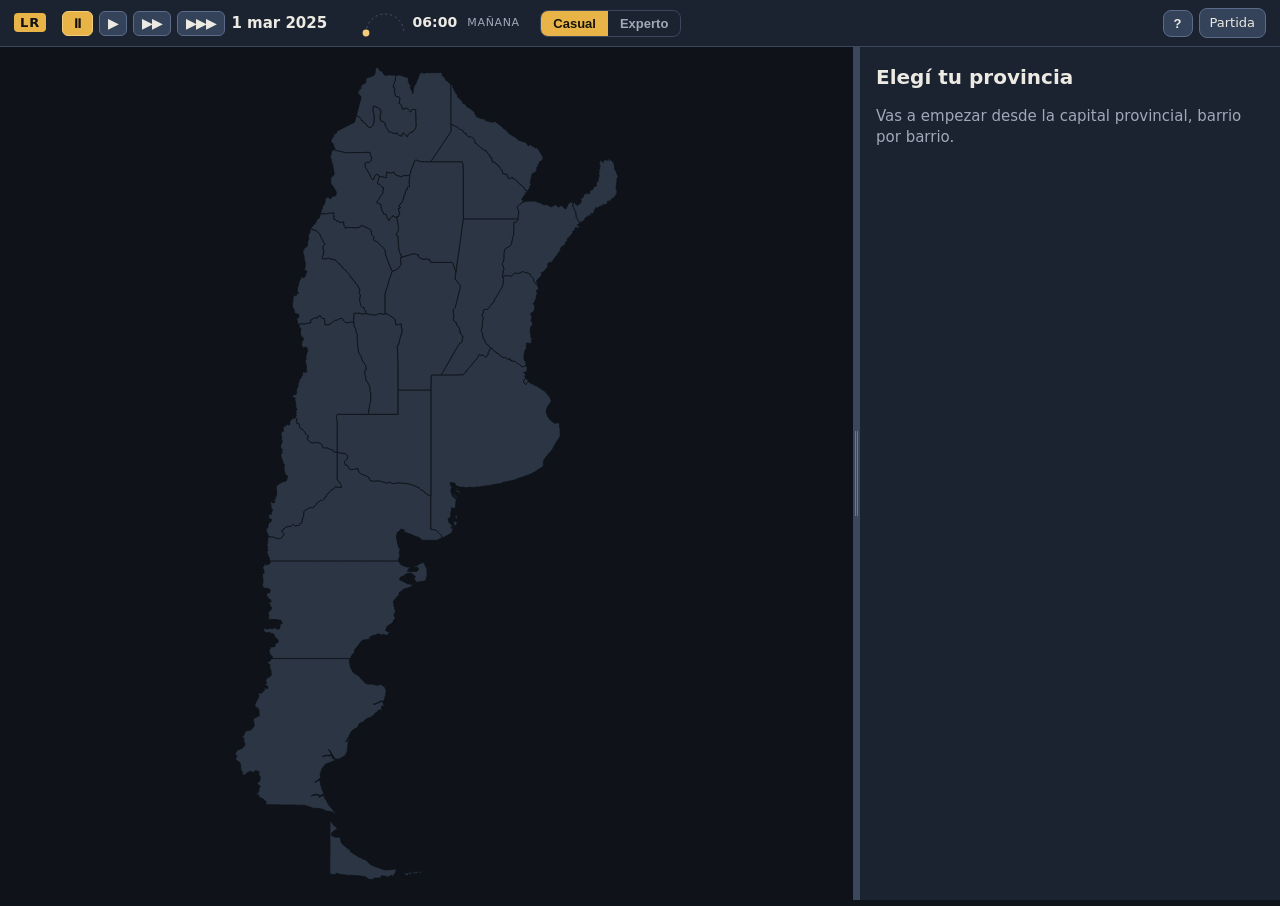
<file: index.html>
<!doctype html>
<html lang="es">
<head>
  <meta charset="utf-8">
  <meta name="viewport" content="width=device-width, initial-scale=1">
  <meta name="theme-color" content="#14181f">
  <title>La Rosca — simulador político</title>
  <link rel="icon" href="favicon.svg" type="image/svg+xml">
  <link rel="stylesheet" href="src/ui/styles.css">
</head>
<body>
  <header class="hud">
    <div class="brand"><span class="brand-mark">LR</span><span class="brand-txt"> LA ROSCA</span></div>
    <div class="clock" id="clock" role="group" aria-label="Tiempo">
      <button data-speed="0" aria-label="Pausa" data-tip-texto="Pausa (Espacio o 0)">⏸</button>
      <button data-speed="1" aria-label="Velocidad normal" data-tip-texto="Velocidad normal (1)">▶</button>
      <button data-speed="2" aria-label="Velocidad doble" data-tip-texto="Doble velocidad (2)">▶▶</button>
      <button data-speed="4" aria-label="Velocidad cuádruple" data-tip-texto="Cuádruple velocidad (3)">▶▶▶</button>
      <span id="date" aria-live="off">—</span>
      <span class="hora" id="hora" aria-hidden="true"><svg viewBox="0 0 44 24" width="44" height="24"><path d="M3 22 A19 19 0 0 1 41 22" fill="none" stroke="currentColor" stroke-opacity=".35" stroke-dasharray="2 3"/><circle id="astro" r="3.4" cx="3" cy="22"/></svg><b id="hora-txt">06:00</b><small id="franja">mañana</small></span>
    </div>
    <div class="modo" role="group" aria-label="Nivel de detalle">
      <button data-modo-btn="rapido" aria-pressed="true" data-tip-texto="Pantalla simple: lo esencial, con una sugerencia de qué hacer. Atajo: M">Casual</button>
      <button data-modo-btn="detallado" aria-pressed="false" data-tip-texto="Todos los números, tablas y explicaciones de la simulación. Atajo: M">Experto</button>
    </div>
    <div class="stats" id="stats" aria-label="Estado del partido"></div>
    <div class="hud-tools">
      <button id="btn-ayuda" aria-label="Ayuda y glosario" data-tip-texto="Glosario y atajos de teclado (?)">?</button>
      <details class="menu-partida" id="menu-partida">
        <summary aria-label="Menú de la partida">Partida</summary>
        <div class="menu">
          <button id="btn-progresivo" role="menuitemcheckbox" aria-checked="true" title="El juego empieza simple y se va abriendo. Apagalo para ver todo desde el principio.">Modo progresivo: sí</button>
          <button id="btn-pausa" role="menuitemcheckbox" aria-checked="true" title="Pausar el juego y mostrar el resultado cuando termina una acción">Pausar con avisos: sí</button>
          <button id="btn-anim" role="menuitemcheckbox" aria-checked="true" title="Apaga las transiciones suaves si preferís todo instantáneo">Animaciones: sí</button>
          <button id="btn-noche" role="menuitemcheckbox" aria-checked="true" title="Con 'no', el mapa nunca se oscurece (las horas siguen pasando)">Simular día y noche: sí</button>
          <button id="btn-export" title="Descargar la partida como archivo JSON">Exportar partida</button>
          <button id="btn-import" title="Cargar una partida desde un archivo JSON">Importar partida</button>
          <button id="btn-new" title="Borrar la partida guardada y empezar de nuevo">Empezar de nuevo</button>
        </div>
      </details>
    </div>
  </header>
  <nav class="vistas" id="vistas" role="tablist" aria-label="Secciones" hidden></nav>
  <main class="stage">
    <div class="mapa-wrap">
      <svg id="map" aria-label="Mapa de Argentina"></svg>
      <div class="luz" id="luz" aria-hidden="true"></div>
      <div class="leyenda" id="leyenda" aria-hidden="true"><button type="button" id="btn-capa" class="capa-btn" hidden data-tip-texto="Cambiá entre tu control y el partido que lidera cada barrio">Control</button><span class="lg-ctrl">Control</span><i class="grad lg-ctrl"></i><span id="leyenda-pref" class="lg-pref"></span><span class="lg-ctrl">0 → 100%</span><span class="rm"><i></i> rival actuando</span></div>
      <div class="maphover" id="maphover" role="status" hidden></div>
    </div>
    <div id="resizer" class="resizer" role="separator" aria-orientation="vertical" aria-label="Ajustar el ancho del panel" tabindex="0" title="Arrastrá para cambiar el ancho (doble clic: restablecer)"></div>
    <aside class="panel" id="panel"></aside>
  </main>
  <section class="vista" id="vista" aria-label="Vista general" hidden></section>
  <footer class="log" id="log"></footer>
  <div id="modal-root"></div>
  <div id="ayuda-root"></div>
  <div id="onboarding-root"></div>
  <div id="informe-root"></div>
  <div id="toast" class="toast" role="status" aria-live="polite"></div>
  <input id="import-file" type="file" accept="application/json,.json" hidden>
  <script type="module" src="src/main.js"></script>
</body>
</html>
</file>
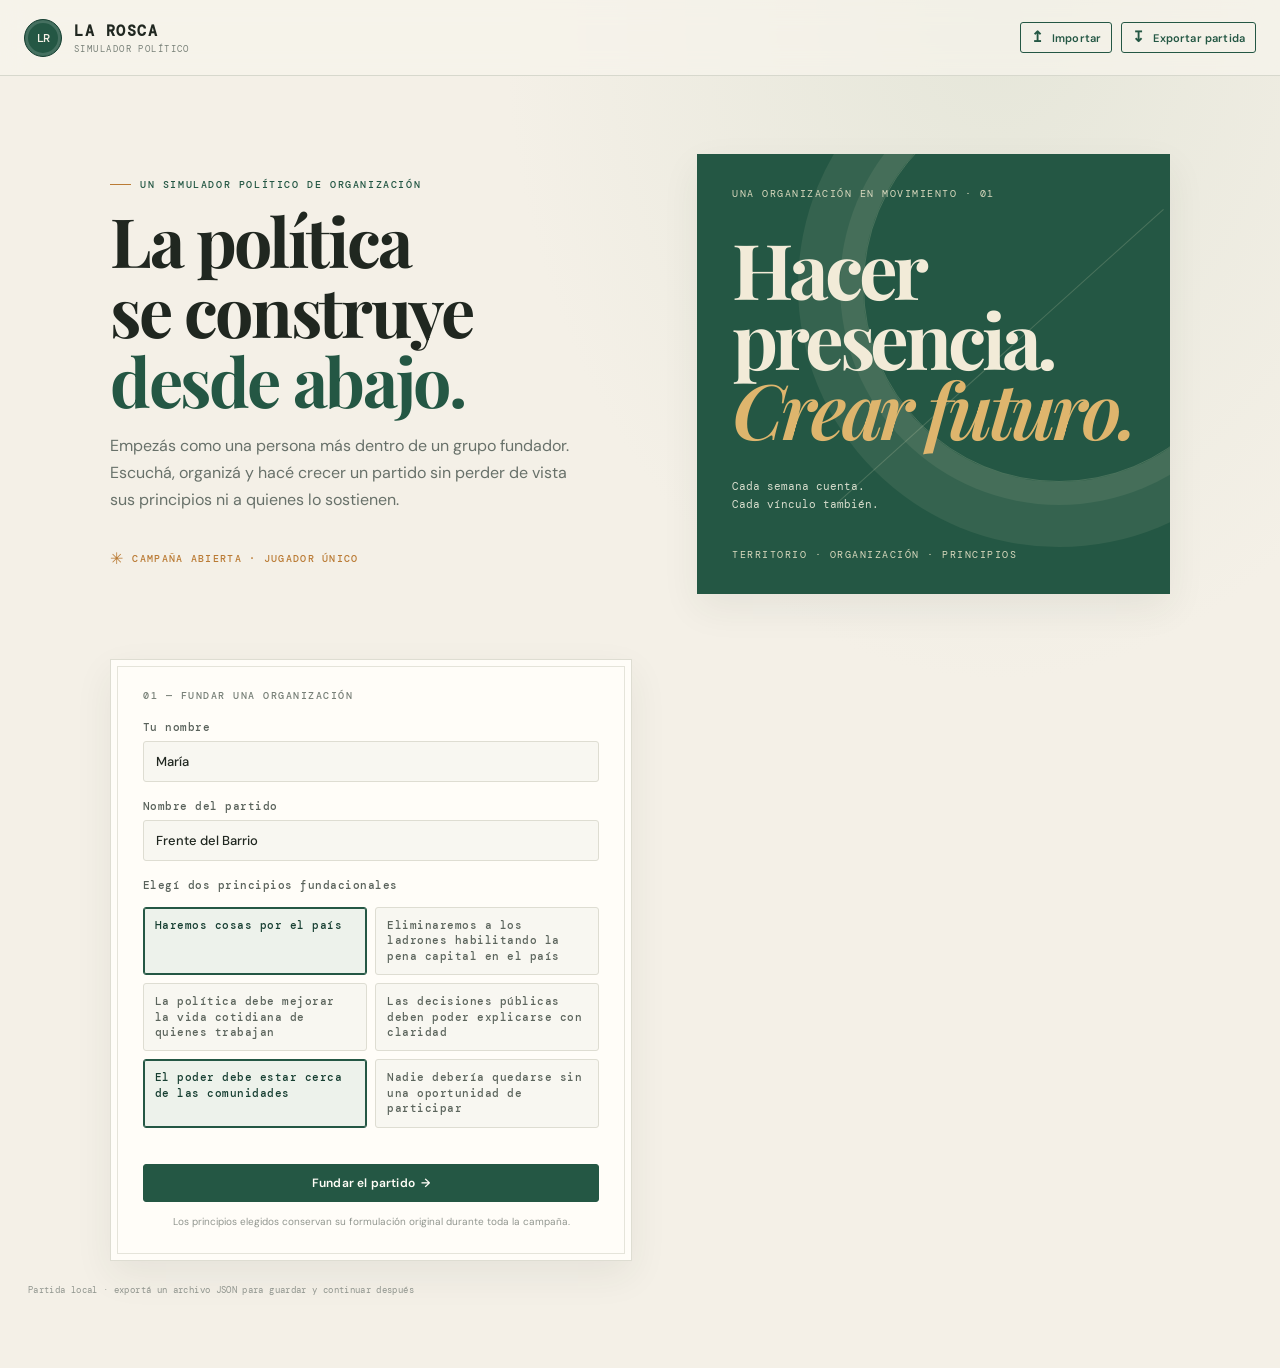
<file: legacy/index.html>
<!doctype html>
<html lang="es">
<head>
  <meta charset="utf-8">
  <meta name="viewport" content="width=device-width, initial-scale=1">
  <meta name="theme-color" content="#f4f0e7">
  <meta name="description" content="La Rosca: un simulador político de organización y crecimiento partidario.">
  <title>La Rosca — campaña política</title>
  <link rel="icon" href="favicon.svg" type="image/svg+xml">
  <link rel="preconnect" href="https://fonts.googleapis.com">
  <link rel="preconnect" href="https://fonts.gstatic.com" crossorigin>
  <link href="https://fonts.googleapis.com/css2?family=DM+Mono:wght@400;500&family=DM+Sans:wght@400;500;600;700&family=Playfair+Display:wght@600;700;800&display=swap" rel="stylesheet">
  <link rel="stylesheet" href="styles.css">
  <script src="app.js" defer></script>
</head>
<body>
  <div class="paper-noise" aria-hidden="true"></div>
  <header class="topbar">
    <a class="brand" href="#inicio" aria-label="La Rosca, inicio"><span class="brand-mark">LR</span><span>LA ROSCA<small>SIMULADOR POLÍTICO</small></span></a>
    <div class="top-actions" id="top-actions"></div>
  </header>
  <main id="app" class="app-shell" aria-live="polite"></main>
  <div id="toast" class="toast" role="status" aria-live="polite"></div>
  <input id="import-file" type="file" accept="application/json,.json" hidden>
</body>
</html>
</file>
<file: src/ui/styles.css>
:root {
  --bg: #0f131a; --panel: #1b2230; --ink: #eceae3; --muted: #a0a9b8;
  --accent: #e8b448; --line: #3a475c; --zone: #2b3544; --mine: #3f9d6b;
  --card: #232c3d; --btn: #34425a; --btn-hi: #42536f; --btn-line: #5a6c89; --ok: #52c18a; --bad: #ef6f5e; --viol: #8a6bd1;
}
* { box-sizing: border-box; }
html, body { height: 100%; margin: 0; overflow: hidden; }
body { background: var(--bg); color: var(--ink); font: 15px/1.4 system-ui, sans-serif; display: flex; flex-direction: column; }
.hud { display: flex; align-items: center; gap: 10px 20px; padding: 8px 16px; background: var(--panel); border-bottom: 1px solid var(--line); flex-wrap: wrap; }
.brand { font-weight: 700; letter-spacing: .12em; }
.brand-mark { background: var(--accent); color: #111; padding: 2px 6px; border-radius: 4px; margin-right: 6px; }
.clock { display: flex; align-items: center; gap: 6px; font-variant-numeric: tabular-nums; }
.clock #date { min-width: 110px; font-weight: 600; }
button { background: var(--zone); color: var(--ink); border: 1px solid var(--line); border-radius: 6px; padding: 4px 10px; cursor: pointer; }
button.on { background: var(--accent); color: #111; border-color: var(--accent); }
.stage { --panel-w: 420px; flex: 1; display: flex; min-height: 0; min-width: 0; }
#map { flex: 1 1 0; min-width: 160px; height: 100%; cursor: grab; touch-action: none; background: #0f1319; }
.zone { fill: color-mix(in srgb, var(--mine) calc(var(--control, 0) * 100%), var(--zone)); stroke: #0f1319; stroke-width: .8; vector-effect: non-scaling-stroke; transition: fill .3s; }
body.capa-pref .zone { fill: color-mix(in srgb, var(--fill, var(--zone)) calc(var(--alpha, 0) * 100%), var(--zone)); }
.zone:hover { filter: brightness(1.25); }
.zone.sel { stroke: var(--accent); stroke-width: 2; }
.panel { flex: 0 0 var(--panel-w); width: var(--panel-w); min-width: 0; padding: 16px; background: var(--panel); overflow-y: auto; overflow-x: hidden; overflow-wrap: anywhere; }
.panel h2 { margin: 0 0 8px; }
.muted { color: var(--muted); }
@media (max-width: 760px) { .stage { flex-direction: column; } .panel { flex: 1 1 50%; width: auto; border-top: 1px solid var(--line); } .resizer { display: none; } #map { flex: 1 1 40%; min-height: 160px; } }

/* Fase 1: ciudad, misiones, log */
.stats { display: flex; gap: 6px 16px; flex-wrap: wrap; margin-left: auto; min-width: 0; }
.lbl { paint-order: stroke; stroke: #0f1319; stroke-width: 3px; stroke-linejoin: round; fill: #cfd6e0; text-anchor: middle; pointer-events: none; opacity: .8; }
.zone.busy { animation: pulse 1.2s ease-in-out infinite; }
@keyframes pulse { 50% { filter: brightness(1.5); } }
button.primary { background: var(--accent); color: #111; border-color: var(--accent); font-weight: 600; padding: 8px 14px; }
button:disabled { opacity: .45; cursor: not-allowed; }
.city { color: var(--accent); font-size: 12px; text-transform: uppercase; letter-spacing: .1em; margin-bottom: 4px; }
.panel h3 { font-size: 12px; text-transform: uppercase; letter-spacing: .08em; color: var(--muted); margin: 16px 0 6px; }
.mission { border: 1px solid var(--line); border-radius: 8px; padding: 8px; margin-bottom: 8px; display: grid; gap: 4px; }
.mission.locked { opacity: .7; }
.meta small { font-variant-numeric: tabular-nums; }
.job { margin-bottom: 8px; }
.bar { height: 6px; background: var(--zone); border-radius: 3px; overflow: hidden; margin: 4px 0; }
.bar i { display: block; height: 100%; background: var(--accent); }
.log { display: none; padding: 6px 16px; background: var(--panel); border-top: 1px solid var(--line); font-size: 13px; max-height: 120px; overflow: auto; }
.playing .log { display: block; }
.ev { padding: 1px 0; color: var(--muted); } .ev:first-child { color: var(--ink); }
.ev.ok { color: #7fd1a0; } .ev.bad { color: #e48a7c; } .ev.promo { color: var(--accent); font-weight: 600; }
.attrib { font-size: 11px; margin-top: 20px; }
.vote-bar { display: flex; height: 10px; border-radius: 5px; overflow: hidden; margin: 6px 0; }
.vote-bar i { display: block; height: 100%; }
.vote-legend { display: flex; flex-wrap: wrap; gap: 4px 12px; font-size: 12px; }
.vote-legend .dot { width: 8px; height: 8px; margin: 0 4px 0 0; flex: none; }
.small { font-size: 12px; margin: 6px 0 0; }

/* Dinero negro y eventos */
.expo { color: var(--muted); } .expo.mid { color: #e0b24a; } .expo.hi { color: #e4604f; font-weight: 700; }
.btns { display: flex; gap: 6px; } .btns button { flex: 1; }
button.negro { border-color: #6b4f8a; background: #2a2236; } button.negro:disabled { background: var(--zone); }
.modal { position: fixed; inset: 0; background: rgba(8, 10, 14, .72); display: flex; align-items: center; justify-content: center; padding: 16px; z-index: 10; }
.modal .card { background: var(--panel); border: 1px solid var(--line); border-radius: 12px; padding: 20px; max-width: 520px; width: 100%; }
.modal .card.scandal { border-color: #e4604f; }
.modal h2 { margin: 0 0 8px; } .modal p { margin: 0 0 14px; line-height: 1.5; }
.choices { display: grid; gap: 8px; }
.choices button { text-align: left; padding: 10px 12px; } .choices small { display: block; color: var(--muted); margin-top: 2px; }

/* Guardado */
.file-actions { display: flex; gap: 6px; }
.file-actions button { font-size: 12px; padding: 4px 8px; }
#continue { display: block; width: 100%; margin-bottom: 14px; }
.toast { position: fixed; left: 50%; bottom: 24px; transform: translate(-50%, 20px) scale(.97); background: var(--panel); border: 1px solid var(--accent); padding: 10px 16px; border-radius: 8px; opacity: 0; pointer-events: none; transition: opacity var(--t-med, .28s) var(--ease, ease), transform var(--t-med, .28s) var(--ease, ease); z-index: 20; max-width: 90vw; }
.toast.show { opacity: 1; transform: translate(-50%, 0) scale(1); }
.stats { margin-left: auto; } .file-actions { margin-left: 8px; }

/* Panel: redimensionado, pestañas, acciones, rivales, fundación */
.resizer { flex: 0 0 7px; cursor: col-resize; background: var(--line); position: relative; }
.resizer:hover, .resizer:focus-visible, .resizer:active { background: var(--accent); outline: none; }
.resizer::after { content: ''; position: absolute; inset: 45% 2px; border-left: 1px solid #fff4; border-right: 1px solid #fff4; }
.panel h2 { font-size: 20px; }
.actions { background: #151b24; border: 1px solid var(--line); border-radius: 10px; padding: 10px 12px; margin: 6px 0 12px; }
.actions h3 { margin: 0; }
.actions-head { display: flex; justify-content: space-between; align-items: baseline; gap: 8px; flex-wrap: wrap; margin-bottom: 6px; }
.slots { font-size: 12px; color: var(--muted); } .slots .free { color: #7fd1a0; font-weight: 600; } .slots .busy-txt { color: #e0b24a; font-weight: 600; }
.job { margin-bottom: 8px; } .job:last-child { margin-bottom: 0; }
.job-head { display: flex; justify-content: space-between; gap: 8px; align-items: baseline; }
.badge { font-size: 11px; color: var(--muted); white-space: nowrap; }
.job-sub { font-size: 12px; color: var(--muted); }
.bar.big { height: 20px; border-radius: 10px; position: relative; margin: 6px 0 2px; }
.bar.big i { transition: width .2s linear; }
.bar.big span { position: absolute; inset: 0; display: flex; align-items: center; justify-content: center; font-size: 12px; font-weight: 700; color: #fff; text-shadow: 0 0 3px #000, 0 0 3px #000; }
.bar.thin { height: 4px; margin: 3px 0; }
.tabs { display: flex; gap: 4px; border-bottom: 1px solid var(--line); margin-bottom: 10px; position: sticky; top: -16px; background: var(--panel); padding-top: 4px; z-index: 2; }
.tabs button { flex: 1; border: 0; border-bottom: 2px solid transparent; border-radius: 0; background: none; padding: 8px 4px; color: var(--muted); font-weight: 600; }
.tabs button.on { color: var(--accent); border-bottom-color: var(--accent); background: none; }
.mission .meta { display: flex; flex-wrap: wrap; gap: 2px 12px; font-size: 13px; font-variant-numeric: tabular-nums; }
.mission details { font-size: 12px; } .mission summary { cursor: pointer; color: var(--muted); }
.factors { list-style: none; margin: 4px 0 0; padding: 0; }
.factors li { display: flex; justify-content: space-between; gap: 10px; padding: 1px 0; }
.factors li.pos b { color: #7fd1a0; } .factors li.neg b { color: #e48a7c; }
.btns { flex-wrap: wrap; } .btns button { min-width: 0; font-size: 13px; }
.rival { margin: 8px 0; } .rival-top { display: flex; align-items: center; gap: 6px; } .rival-top .rn { flex: 1; font-weight: 600; } .rival-top .rp { font-variant-numeric: tabular-nums; color: var(--muted); }
.dot { display: inline-block; flex: 0 0 10px; width: 10px; height: 10px; border-radius: 3px; margin-top: 3px; }
.react { display: block; color: #e0b24a; margin-top: 2px; }
.rival-line, .alert-rival { display: flex; gap: 8px; margin: 6px 0; align-items: flex-start; }
.alert-rival { background: #2a1d1d; border: 1px solid #5a2f2f; border-radius: 8px; padding: 6px 8px; font-size: 13px; }
.small-p { font-size: 13px; margin: 0 0 6px; } .small-p .mid { color: #e0b24a; } .small-p .hi { color: #e4604f; }
.field { display: block; margin: 8px 0 4px; font-weight: 600; font-size: 13px; }
.field input { display: block; width: 100%; margin-top: 4px; padding: 10px; border-radius: 8px; border: 1px solid var(--line); background: #11161d; color: var(--ink); font: inherit; }
.field input:focus { outline: 2px solid var(--accent); }
.principles { display: grid; gap: 6px; }
.principle { display: flex; gap: 10px; align-items: flex-start; padding: 8px 10px; border: 1px solid var(--line); border-radius: 8px; cursor: pointer; }
.principle.on { border-color: var(--accent); background: #2a2517; } .principle.off { opacity: .45; cursor: not-allowed; }
.principle.static { cursor: default; } .principle input { margin-top: 4px; }
.error { color: #e4604f; min-height: 1.2em; margin: 8px 0; font-weight: 600; }
.kv { display: grid; grid-template-columns: 1fr auto; gap: 4px 12px; font-size: 14px; } .kv b { text-align: right; font-variant-numeric: tabular-nums; }
.prog-bg { fill: rgba(10, 12, 16, .85); stroke: rgba(255, 255, 255, .35); stroke-width: .3px; }
.prog-fill { fill: var(--accent); }
.prog-txt { fill: #fff; text-anchor: middle; font-weight: 700; paint-order: stroke; stroke: #000; stroke-linejoin: round; pointer-events: none; }
.prog { pointer-events: none; }

/* Rivales vivos, choques y línea partidaria */
.clash { display: flex; gap: 8px; align-items: flex-start; background: #2a2417; border: 1px solid #5a4a22; border-radius: 8px; padding: 6px 8px; font-size: 12.5px; }
.clash.rumor { border-style: dashed; } .clash em, .alert-rival em { font-style: normal; color: var(--muted); }
.alert-rival.propia { background: #1d222c; border-color: var(--line); }
.rcard { border: 1px solid var(--line); border-radius: 10px; padding: 10px; margin-bottom: 8px; }
.r-act { margin-top: 8px; font-size: 13px; } .r-act.hostil b { color: #e4604f; } .r-act.idle { margin-top: 6px; }
.feed-item { display: flex; gap: 8px; align-items: flex-start; font-size: 13px; padding: 4px 0; border-bottom: 1px solid var(--line); }
.feed-item.cumplida { color: #7fd1a0; } .feed-item.vencida, .feed-item.rechazo { color: #e48a7c; }
.leader { border: 1px solid var(--line); border-radius: 10px; padding: 10px; margin-bottom: 8px; }
.leader-head { display: flex; flex-direction: column; margin-bottom: 6px; }
.chips { display: flex; flex-wrap: wrap; gap: 4px; margin-bottom: 6px; }
.chip { font-size: 11px; border: 1px solid var(--line); border-radius: 99px; padding: 2px 8px; color: var(--muted); } .chip.common { border-color: var(--accent); color: var(--accent); }
.directive { border: 1px solid var(--line); border-radius: 10px; padding: 10px; margin-bottom: 8px; } .directive.new { border-color: var(--accent); background: #2a2517; }
.directive p { margin: 4px 0 8px; }
.ping { color: var(--accent); font-size: 10px; vertical-align: super; animation: ping 1.4s ease-in-out infinite; } @keyframes ping { 50% { opacity: .25; } }
.ev.rival { color: #e0b24a; } .ev.linea { color: #8fb4e8; }
.tabs button { padding: 8px 2px; font-size: 14px; }

/* Economía */
.rojo { color: #e4604f; font-weight: 700; } small.neg, b.neg { color: #e48a7c; } small.pos, b.pos { color: #7fd1a0; }
.tag { font-size: 10px; text-transform: uppercase; letter-spacing: .06em; border: 1px solid #6b4f8a; color: #b99ae0; border-radius: 99px; padding: 1px 7px; vertical-align: middle; }
.mission.ilegal { border-color: #4a3a5e; background: #1d1826; }
.favor { border: 1px solid var(--line); border-radius: 10px; padding: 8px 10px; margin-bottom: 8px; display: grid; gap: 6px; } .favor.urgente { border-color: #e4604f; background: #2a1d1d; }
.kv2 { display: grid; grid-template-columns: auto 1fr auto; gap: 4px 12px; font-size: 13px; padding: 3px 0; border-bottom: 1px solid var(--line); font-variant-numeric: tabular-nums; } .kv2 span:nth-child(2) { color: var(--muted); }
.tabs button { font-size: 13px; }

/* Plantel y escalafón */
.req { display: grid; grid-template-columns: 18px 1fr auto; gap: 8px; padding: 4px 0; border-bottom: 1px solid var(--line); font-size: 13px; align-items: start; }
.req.ok span:first-child { color: #7fd1a0; } .req.no span:first-child { color: #e48a7c; } .req b { font-variant-numeric: tabular-nums; text-align: right; }
button.full { width: 100%; margin: 10px 0 4px; }
.cargo, .vacancia, .miembro { border: 1px solid var(--line); border-radius: 10px; padding: 8px 10px; margin-bottom: 8px; }
.cargo.cerrado { opacity: .55; display: flex; flex-direction: column; } .cargo.vacante { border-color: #e0b24a; background: #2a2417; }
.cargo .miembro { margin: 6px 0 0; background: #181e27; }
.c-title { display: flex; justify-content: space-between; gap: 8px; align-items: baseline; flex-wrap: wrap; }
.tag.warn { border-color: #e0b24a; color: #e0b24a; }
.m-head { display: flex; justify-content: space-between; gap: 8px; align-items: baseline; }
.m-stats { display: grid; grid-template-columns: repeat(3, 1fr); gap: 6px; font-size: 11px; color: var(--muted); margin-top: 4px; }
.meter { display: block; height: 4px; background: var(--zone); border-radius: 2px; margin-top: 3px; overflow: hidden; } .meter i { display: block; height: 100%; background: #7fd1a0; } .meter.bad i { background: #e4604f; } .meter.warn i { background: #e0b24a; }
.vacantes { border: 1px solid #e0b24a; border-radius: 10px; padding: 8px 10px; margin-bottom: 10px; background: #231f14; }
.vacancia { background: #1b1f27; } .candidato { margin-top: 6px; } .candidato button { width: 100%; margin-top: 4px; }
.cuadros { margin-top: 8px; font-size: 13px; } .cuadros summary { cursor: pointer; color: var(--muted); }
.cuadro { display: grid; gap: 4px; padding: 6px 0; border-bottom: 1px solid var(--line); }

/* Pactos */
.rel-line { margin-top: 6px; } .rel-line .meter { margin-top: 3px; }
.pacto.activo { margin-top: 8px; background: #17261d; border: 1px solid #2f5a40; border-radius: 8px; padding: 6px 8px; font-size: 13px; }
.pactos { margin-top: 8px; font-size: 13px; } .pactos summary { cursor: pointer; color: var(--accent); }
.tipo-pacto { border-top: 1px solid var(--line); padding: 8px 0; }

/* ===== Interfaz v2: jerarquía, modo Rápido/Detallado, tooltips ===== */
:root { --t-fast: .15s; --t-med: .28s; --t-slow: .45s; --ease: cubic-bezier(.2, .8, .2, 1); --r: 10px; --sp1: 4px; --sp2: 8px; --sp3: 12px; --sp4: 16px; --ink2: #b7bdc9; }
:focus-visible { outline: 2px solid var(--accent); outline-offset: 2px; border-radius: 4px; }
.ico { width: 1.05em; height: 1.05em; flex: none; vertical-align: -0.15em; margin-right: 4px; }

/* Modo: lo marcado como .detalle solo se ve en Detallado (o dentro de una misión abierta con "…") */
body.modo-rapido .detalle { display: none !important; }
body.modo-rapido .mission.abierta .detalle { display: block !important; }
body.modo-rapido .mission.abierta .btns.detalle, body.modo-rapido .mission.abierta .m-extra { display: block !important; }
body.modo-detallado .mas-btn, body.modo-detallado .solo-rapido { display: none; }
body:not(.modo-rapido):not(.modo-detallado) .detalle { display: none; }

/* Barra superior */
.hud { gap: 8px 16px; padding: 8px 14px; }
.modo { display: inline-flex; border: 1px solid var(--line); border-radius: 8px; overflow: hidden; }
.modo button { border: 0; border-radius: 0; background: transparent; color: var(--muted); padding: 5px 12px; font-size: 13px; }
.modo button[aria-pressed="true"] { background: var(--accent); color: #111; font-weight: 700; }
.stats { display: flex; align-items: center; gap: 10px; flex-wrap: wrap; margin-left: auto; min-width: 0; }
.grp { display: inline-flex; align-items: center; gap: 6px; padding-right: 10px; border-right: 1px solid var(--line); }
.grp:last-child { border-right: 0; padding-right: 0; }
.chip { display: inline-flex; align-items: center; gap: 4px; padding: 3px 9px; background: #202836; border-radius: 8px; font-size: 14px; white-space: nowrap; cursor: help; }
.chip .ico { margin-right: 2px; color: var(--ink2); }
.chip small { color: var(--muted); font-size: 11.5px; margin-left: 3px; } .chip small.neg { color: #e48a7c; } .chip small.pos { color: #7fd1a0; }
.chip.rojo { background: #3a1f1f; color: #ffb3a8; } .chip.mid { background: #3a3220; color: #f0cf7a; } .chip.hi { background: #3a1f1f; color: #ffb3a8; }
.hud-tools { display: flex; gap: 6px; align-items: center; }
.hud-tools > button, .menu-partida summary { background: var(--zone); border: 1px solid var(--line); border-radius: 8px; padding: 5px 10px; cursor: pointer; font-size: 13px; list-style: none; color: var(--ink); }
.menu-partida { position: relative; } .menu-partida summary::-webkit-details-marker { display: none; }
.menu-partida .menu { position: absolute; right: 0; top: calc(100% + 6px); z-index: 30; background: var(--panel); border: 1px solid var(--line); border-radius: 10px; padding: 6px; display: grid; gap: 4px; min-width: 190px; box-shadow: 0 8px 24px #0008; }
.menu-partida .menu button { text-align: left; border: 0; background: transparent; padding: 8px 10px; }
.menu-partida .menu button:hover { background: var(--zone); }

/* Mapa */
.mapa-wrap { position: relative; flex: 1 1 0; min-width: 160px; height: 100%; }
#map { width: 100%; height: 100%; min-width: 0; flex: none; }
.leyenda { display: none; position: absolute; left: 10px; bottom: 10px; gap: 8px; align-items: center; font-size: 11.5px; color: var(--ink2); background: rgba(16, 19, 26, .85); border: 1px solid var(--line); border-radius: 8px; padding: 5px 9px; pointer-events: none; }
body.playing .leyenda { display: flex; }
.leyenda .grad { width: 56px; height: 8px; border-radius: 4px; background: linear-gradient(90deg, var(--zone), var(--mine)); display: inline-block; }
.leyenda .rm i { display: inline-block; width: 9px; height: 9px; border-radius: 50%; background: #e0605e; margin-right: 4px; vertical-align: -1px; }
.maphover { position: absolute; z-index: 5; pointer-events: none; background: rgba(16, 19, 26, .95); border: 1px solid var(--line); border-radius: 8px; padding: 6px 10px; font-size: 12.5px; max-width: 220px; box-shadow: 0 6px 18px #0009; }
.rmark { pointer-events: none; } .rmark-i { font-weight: 800; pointer-events: none; }

/* Franja "Ahora" */
.ahora-box { margin: 0 0 var(--sp3); display: grid; gap: 6px; }
.ahora-box h3 { margin: 0 !important; }
.ahora { display: flex; align-items: flex-start; gap: 8px; text-align: left; width: 100%; padding: 8px 10px; border-radius: var(--r); border: 1px solid var(--line); background: #1d2430; font-size: 13.5px; line-height: 1.35; }
.ahora .ico { margin: 2px 0 0; color: var(--ink2); }
.ahora.urgente { border-color: #e4604f; background: #2a1d1d; } .ahora.urgente .ico { color: #e4604f; }
.ahora.alerta { border-color: #e0b24a; background: #2a2417; } .ahora.alerta .ico { color: #e0b24a; }
.ahora.oportunidad { border-color: #3f9d6b; background: #17261d; } .ahora.oportunidad .ico { color: #7fd1a0; }
.ahora:disabled { opacity: 1; cursor: default; }

/* Misiones compactas */
.mission.compact { padding: 8px 10px; gap: 6px; }
.m-row { display: grid; grid-template-columns: minmax(0, 1fr) auto auto; gap: 6px 8px; align-items: center; }
.m-name { grid-column: 1 / -1; font-size: 14.5px; }
.m-quick { display: flex; gap: 10px; font-size: 13px; color: var(--ink2); font-variant-numeric: tabular-nums; white-space: nowrap; }
.m-quick .ico { margin-right: 3px; }
.go { background: var(--accent); color: #111; border-color: var(--accent); font-weight: 700; padding: 5px 14px; } .go:disabled { background: var(--zone); color: var(--muted); border-color: var(--line); }
.mas-btn { padding: 5px 8px; } .mas-btn .ico { margin: 0; }
.rec { font-size: 11px; color: var(--accent); border: 1px solid var(--accent); border-radius: 99px; padding: 1px 8px; cursor: help; white-space: nowrap; }
.lock-why { color: #e0b24a; font-size: 12px; }
.m-extra { display: grid; gap: 6px; }
.mission.compact .meta { margin: 0; }
.sec { margin: 8px 0; } .sec > summary { cursor: pointer; display: flex; justify-content: space-between; align-items: center; padding: 8px 2px; border-bottom: 1px solid var(--line); font-size: 12px; text-transform: uppercase; letter-spacing: .08em; color: var(--muted); font-weight: 700; list-style: none; }
.sec > summary::-webkit-details-marker { display: none; } .sec > summary::before { content: '▸'; margin-right: 6px; transition: transform .15s; } .sec[open] > summary::before { transform: rotate(90deg); }
.sec > summary span:first-child { flex: 1; } .count { background: var(--zone); border-radius: 99px; padding: 1px 8px; font-size: 11px; }
.sec > :not(summary) { margin-top: 8px; }
.z-resumen { margin: 0 0 8px; font-size: 13.5px; color: var(--ink2); } .z-resumen b { color: var(--ink); }
.seg { display: flex; border: 1px solid var(--line); border-radius: 8px; overflow: hidden; margin-bottom: 10px; }
.seg button { flex: 1; border: 0; border-radius: 0; background: transparent; color: var(--muted); padding: 7px; } .seg button.on { background: var(--zone); color: var(--accent); font-weight: 700; }

/* Registro */
.log { padding: 6px 14px; }
.log-bar { display: flex; justify-content: space-between; gap: 8px; align-items: center; margin-bottom: 4px; flex-wrap: wrap; }
.chips-f { display: flex; gap: 4px; flex-wrap: wrap; }
.chip-f { background: transparent; border: 1px solid var(--line); border-radius: 99px; padding: 2px 10px; font-size: 12px; color: var(--muted); } .chip-f.on { color: var(--accent); border-color: var(--accent); }
.log-items { display: grid; gap: 1px; } .log-items.abierto { max-height: 200px; overflow-y: auto; }
.log { max-height: none; overflow: visible; }
.ev { display: flex; gap: 8px; align-items: baseline; font-size: 13px; } .k-dot { width: 7px; height: 7px; border-radius: 50%; background: var(--muted); flex: none; }
.ev.ok .k-dot { background: #7fd1a0; } .ev.bad .k-dot { background: #e48a7c; } .ev.rival .k-dot { background: #e0b24a; } .ev.linea .k-dot { background: #8fb4e8; } .ev.promo .k-dot { background: var(--accent); }

/* Tooltips */
.tooltip { position: fixed; z-index: 100; max-width: 280px; background: #0d1117; color: var(--ink); border: 1px solid #3a4558; border-radius: 10px; padding: 9px 12px; font-size: 12.5px; line-height: 1.45; box-shadow: 0 8px 24px #000a; pointer-events: none; }
.tooltip[hidden] { display: none; } .tt-titulo { display: block; margin-bottom: 3px; color: var(--accent); font-size: 12px; text-transform: uppercase; letter-spacing: .05em; } .tt-texto { color: var(--ink2); }
[data-tip]:not(.chip):not(button), [data-tip-texto]:not(button) { cursor: help; text-decoration: underline dotted #6b7586; text-underline-offset: 3px; }
.cert { white-space: nowrap; }

/* Ayuda y primer uso */
.card.ayuda { max-width: 620px; max-height: 86vh; overflow-y: auto; }
.ayuda-head { display: flex; justify-content: space-between; align-items: center; } .ayuda-head h2 { margin: 0; }
kbd { background: #202836; border: 1px solid var(--line); border-bottom-width: 2px; border-radius: 6px; padding: 1px 7px; font-size: 12px; }
.glosario dt { font-weight: 700; margin-top: 10px; color: var(--accent); } .glosario dd { margin: 2px 0 0; color: var(--ink2); font-size: 13.5px; }
.onb { position: fixed; inset: 0; z-index: 90; }
.onb-hole { position: fixed; border-radius: 12px; box-shadow: 0 0 0 9999px rgba(6, 8, 12, .78); border: 2px solid var(--accent); pointer-events: none; transition: all .25s; }
.onb-card { position: fixed; width: 310px; background: var(--panel); border: 1px solid var(--accent); border-radius: 12px; padding: 14px 16px; box-shadow: 0 10px 30px #000b; } .onb-card h3 { margin: 4px 0; font-size: 16px; } .onb-card p { margin: 0 0 12px; font-size: 13.5px; color: var(--ink2); line-height: 1.45; }

@media (prefers-reduced-motion: reduce) { * { animation: none !important; transition: none !important; } }
@media (max-width: 760px) { .stats { margin-left: 0; } .modo button { padding: 4px 9px; } }

/* Correcciones de la revisión */
.chip-f.on { background: #2a2517; color: var(--accent); border-color: var(--accent); }
.hud { gap: 6px 10px; }
.brand { font-size: 13px; letter-spacing: .08em; white-space: nowrap; }
.chip { padding: 3px 7px; font-size: 13.5px; } .grp { gap: 4px; padding-right: 8px; }
.stats { gap: 6px; }
.clock button { padding: 4px 8px; }

@media (max-width: 1320px) { .brand-txt { display: none; } }

/* Pestaña Yo */
.desgaste { border: 1px solid var(--line); border-radius: var(--r); padding: 10px; } .d-top { display: flex; justify-content: space-between; font-size: 13.5px; margin-bottom: 6px; }
.desgaste .bar i { background: #7fd1a0; } .desgaste.atento .bar i { background: #b9d07a; } .desgaste.cansado .bar i { background: #e0b24a; } .desgaste.agotado .bar i { background: #e4604f; }
.desgaste.agotado { border-color: #e4604f; } .desgaste.cansado { border-color: #e0b24a; }
.rama { border: 1px solid var(--line); border-radius: var(--r); padding: 8px 10px; margin-bottom: 8px; display: grid; gap: 6px; }
.r-top { display: grid; grid-template-columns: 1fr auto auto; gap: 10px; align-items: center; } .r-top button { padding: 2px 10px; font-weight: 700; }
.pips { display: inline-flex; gap: 3px; } .pip { width: 10px; height: 10px; border-radius: 50%; border: 1px solid #6b7586; } .pip.on { background: var(--accent); border-color: var(--accent); }
.ventajas { list-style: none; margin: 4px 0 0; padding: 0; font-size: 12.5px; color: var(--muted); } .ventajas li { padding: 2px 0; } .ventajas li.on { color: #7fd1a0; }
.trabajo .btns { margin-top: 8px; }

/* Solapas generales y vistas anchas */
.vistas { display: flex; gap: 4px; padding: 0 16px; background: var(--panel); border-bottom: 1px solid var(--line); } .vistas[hidden] { display: none; }
.vistas button { border: 0; border-bottom: 2px solid transparent; border-radius: 0; background: none; padding: 8px 18px; color: var(--muted); font-weight: 700; font-size: 14.5px; }
.vistas button.on { color: var(--accent); border-bottom-color: var(--accent); }
.vista { flex: 1; min-height: 0; overflow: auto; background: var(--bg); } .vista[hidden] { display: none; }
body.vista-ancha .stage { display: none; }
.vista-in { max-width: 1180px; margin: 0 auto; padding: 16px; } .vista-top .actions { margin-top: 0; }
.vista-h { margin: 6px 0 8px; font-size: 24px; }
.subtabs { display: flex; gap: 4px; flex-wrap: wrap; border-bottom: 1px solid var(--line); margin-bottom: 14px; }
.subtabs button { border: 0; border-bottom: 2px solid transparent; border-radius: 0; background: none; color: var(--muted); font-weight: 600; padding: 7px 12px; }
.subtabs button.on { color: var(--accent); border-bottom-color: var(--accent); }
.resumen-grid { display: grid; grid-template-columns: repeat(auto-fit, minmax(300px, 1fr)); gap: 12px; align-items: start; } .ancho-2 { grid-column: 1 / -1; }
.card { background: var(--panel); border: 1px solid var(--line); border-radius: 10px; padding: 12px 14px; } .card h3 { margin-top: 0 !important; }
.chips { display: flex; flex-wrap: wrap; gap: 6px; margin: 6px 0 10px; }
.ancho-lectura { max-width: 640px; }
.yo-vista { max-width: 760px; }
.org { display: grid; gap: 10px; } .org-nivel h4 { margin: 0 0 6px; font-size: 12px; text-transform: uppercase; letter-spacing: .08em; color: var(--muted); }
.org-nivel { padding-left: 14px; border-left: 2px solid var(--line); }
.org-fila { display: flex; flex-wrap: wrap; gap: 8px; }
.nodo { background: var(--panel); border: 1px solid var(--line); border-radius: 10px; padding: 8px 10px; display: grid; gap: 4px; min-width: 190px; max-width: 260px; align-content: start; }
.nodo.ext { opacity: .75; border-style: dashed; } .nodo.yo { border-color: var(--accent); } .nodo small { color: var(--muted); } .warn-txt { color: #e0b24a !important; }
.persona { display: grid; gap: 2px; text-align: left; width: 100%; background: #1d2430; padding: 6px 8px; border-radius: 8px; } .persona small { color: var(--muted); font-size: 12px; }
.persona:hover, .persona:focus-visible { border-color: var(--accent); }
.org-fila > .persona { width: auto; min-width: 170px; max-width: 230px; }
.sems { display: flex; gap: 4px; } .s { width: 26px; height: 5px; border-radius: 3px; background: #6b7586; } .s.alto { background: #7fd1a0; } .s.medio { background: #e0b24a; } .s.bajo { background: #e4604f; }
.filtros { display: flex; flex-wrap: wrap; gap: 6px; align-items: center; margin-bottom: 8px; }
.tabla-wrap { overflow-x: auto; border: 1px solid var(--line); border-radius: 10px; }
.tabla { width: 100%; border-collapse: collapse; font-size: 13.5px; font-variant-numeric: tabular-nums; }
.tabla th, .tabla td { padding: 7px 10px; text-align: left; border-bottom: 1px solid var(--line); vertical-align: middle; }
.tabla th { background: #151b24; font-size: 12px; color: var(--muted); } .tabla .th { border: 0; background: none; padding: 0; color: inherit; font-weight: 700; } .tabla .th.on { color: var(--accent); }
.tabla tbody tr { cursor: pointer; } .tabla tbody tr:hover, .tabla tbody tr:focus-visible { background: #202836; outline: none; }
.tabla .meter { display: inline-block; width: 40px; vertical-align: middle; margin-left: 6px; } .neg { color: #e48a7c; }
.ficha { margin-top: 14px; background: var(--panel); border: 1px solid var(--accent); border-radius: 10px; padding: 12px 14px; max-width: 640px; }
.ficha-h { display: flex; justify-content: space-between; align-items: center; } .ficha-h h3 { margin: 0 !important; font-size: 18px; text-transform: none; letter-spacing: 0; color: var(--ink); }
/* Informe flotante */
.informe { position: fixed; right: 16px; bottom: 16px; width: 330px; max-width: calc(100vw - 32px); max-height: 70vh; overflow: auto; z-index: 25; background: var(--panel); border: 1px solid var(--accent); border-radius: 12px; padding: 12px 14px; box-shadow: 0 10px 30px #000b; }
.informe h3 { margin: 0 0 8px !important; color: var(--accent); }
.inf { border-left: 3px solid #7fd1a0; padding: 2px 0 2px 10px; margin-bottom: 10px; } .inf.mal { border-left-color: #e4604f; } .inf p { margin: 4px 0; font-size: 13.5px; }
.inf-h { display: flex; justify-content: space-between; gap: 8px; align-items: baseline; }
.cambios { display: flex; flex-wrap: wrap; gap: 4px 6px; margin: 4px 0 6px; } .cambio { font-size: 12px; padding: 1px 7px; border-radius: 999px; background: #202836; font-variant-numeric: tabular-nums; } .cambio.pos { color: #7fd1a0; } .cambio.neg { color: #e48a7c; }
@media (max-width: 760px) { .vistas { padding: 0 8px; overflow-x: auto; } .vista-in { padding: 10px; } .informe { left: 8px; right: 8px; bottom: 8px; width: auto; } .nodo { min-width: 150px; } }

/* Elecciones */
.el-top { display: flex; justify-content: space-between; gap: 10px; align-items: flex-start; } .el-top h3 { margin-bottom: 2px !important; }
.timeline { list-style: none; display: grid; grid-template-columns: repeat(auto-fit, minmax(96px, 1fr)); gap: 6px; padding: 0; margin: 8px 0; }
.tl { border: 1px solid var(--line); border-radius: 8px; padding: 6px 8px; display: grid; gap: 1px; font-size: 13px; background: #151b24; } .tl small { color: var(--muted); font-size: 11.5px; }
.tl.hecho { opacity: .6; } .tl.ahora { border-color: var(--accent); background: #2a2517; } .tl.ahora b { color: var(--accent); }
.cont { border: 1px solid var(--line); border-radius: 10px; padding: 8px 10px; margin-bottom: 8px; display: grid; gap: 6px; } .cont-h { display: flex; justify-content: space-between; gap: 8px; align-items: center; }
.cands { display: flex; flex-wrap: wrap; gap: 6px; } .cand { display: inline-flex; gap: 6px; align-items: baseline; font-size: 13px; } .cand small { color: var(--muted); } .cand.on { border-color: var(--accent); background: #2a2517; }
.enc, .hist-c { margin: 8px 0; } .hist { border-top: 1px solid var(--line); padding-top: 8px; margin-top: 8px; } .hist:first-of-type { border-top: 0; margin-top: 0; }
.chip-el { cursor: pointer; } .chip-el.mid { border-color: var(--accent); }
.inf.neutro { border-left-color: var(--accent); }

.grp-t { margin: 10px 0 4px; font-size: 12px; text-transform: uppercase; letter-spacing: .08em; color: var(--muted); }

.medio { display: flex; justify-content: space-between; gap: 10px; align-items: center; border: 1px solid var(--line); border-radius: 10px; padding: 8px 10px; margin-bottom: 8px; } .medio button { flex: 0 0 auto; }

/* Revelado progresivo */
.nuevo { display: inline-block; margin-left: 4px; padding: 0 6px; border-radius: 999px; background: var(--accent); color: #111; font-size: 10.5px; font-weight: 800; letter-spacing: .04em; text-transform: uppercase; animation: pulso 1.6s ease-in-out 3; }
@keyframes pulso { 50% { box-shadow: 0 0 0 5px #d9a44155; } }
body.progresivo:not(.r-ui-modo) .modo { display: none; }
body.progresivo:not(.r-ui-log) .log { display: none !important; }
body.progresivo:not(.r-map-leyenda) .leyenda { display: none; }
.informe .btns { margin-top: 6px; }

/* Centro de ayuda, guías contextuales y recorrido */
.ayuda-centro { max-width: 880px; width: 100%; max-height: 88vh; display: flex; flex-direction: column; }
.ayuda-cols { display: grid; grid-template-columns: 170px minmax(0, 1fr); gap: 16px; min-height: 0; flex: 1; }
.ayuda-nav { display: grid; gap: 4px; align-content: start; } .ayuda-nav button { text-align: left; border: 0; background: none; color: var(--muted); font-weight: 600; padding: 8px 10px; border-radius: 8px; } .ayuda-nav button.on { background: #2a2517; color: var(--accent); }
.ayuda-cuerpo { overflow-y: auto; min-width: 0; padding-right: 6px; max-height: calc(88vh - 90px); } .ayuda-cuerpo h3 { margin-top: 0; } .ayuda-cuerpo p { line-height: 1.5; }
.prog-g { margin-bottom: 8px; } .prog { display: grid; grid-template-columns: 26px minmax(0, 1fr) auto; gap: 8px; align-items: start; border: 1px solid var(--line); border-radius: 10px; padding: 8px 10px; margin-bottom: 8px; } .prog p { margin: 2px 0; font-size: 13.5px; } .prog.lock { opacity: .85; border-style: dashed; } .prog.ok .p-ic { color: #7fd1a0; }
.prog-b { margin-top: 6px; } .prog-b .bar { margin-top: 3px; }
.conceptos { display: grid; grid-template-columns: repeat(auto-fit, minmax(240px, 1fr)); gap: 10px; } .conceptos h4 { margin: 0 0 4px; } .conceptos p { margin: 0; font-size: 13.5px; }
.guia-ctx { display: flex; gap: 12px; justify-content: space-between; align-items: center; flex-wrap: wrap; background: #2a2517; border: 1px solid var(--accent); border-radius: 10px; padding: 8px 12px; margin: 0 0 10px; } .guia-ctx p { margin: 2px 0 0; font-size: 13.5px; } .guia-ctx .btns { flex: 0 0 auto; }
.vista-guia { padding-bottom: 0; } .vista-guia:empty { display: none; }
.onb-fondo { position: fixed; inset: 0; background: rgba(6, 8, 12, .78); }
@media (max-width: 760px) { .ayuda-cols { grid-template-columns: 1fr; } .ayuda-nav { display: flex; overflow-x: auto; } .ayuda-nav button { white-space: nowrap; } .ayuda-cuerpo { max-height: calc(88vh - 150px); } }

.informe > .btns:last-of-type { position: sticky; bottom: -12px; background: var(--panel); padding: 8px 0 4px; z-index: 1; }

/* Contraste y jerarquía de botones: principal (dorado) > secundario (gris azulado con borde) > ghost (solo texto) */
button { background: var(--btn); border: 1px solid var(--btn-line); color: var(--ink); font-weight: 600; transition: background .12s, border-color .12s, transform .05s; }
button:hover:not(:disabled) { background: var(--btn-hi); border-color: #8196b6; }
button:active:not(:disabled) { transform: translateY(1px); }
button:focus-visible, summary:focus-visible, [tabindex]:focus-visible { outline: 2px solid var(--accent); outline-offset: 2px; }
button:disabled { opacity: .5; background: var(--panel); border-style: dashed; color: var(--muted); }
button.primary, .mission:has(.rec) button.go { background: var(--accent); border-color: #f3cd7a; color: #17130a; font-weight: 800; box-shadow: 0 1px 0 rgba(255,255,255,.35) inset, 0 2px 6px rgba(0,0,0,.4); }
button.primary:hover:not(:disabled), .mission:has(.rec) button.go:hover:not(:disabled) { background: #f6c866; border-color: #ffe0a0; }
button.go { border-color: var(--accent); color: var(--accent); background: transparent; }
button.go:hover:not(:disabled) { background: rgba(232,180,72,.16); }
button.go:disabled { background: var(--panel); color: var(--muted); border-color: var(--line); box-shadow: none; }
button.ghost, button.mas-btn, [data-ayuda-ir], [data-informe-ir] { background: transparent; border-color: transparent; color: var(--accent); }
button.ghost:hover:not(:disabled), button.mas-btn:hover:not(:disabled), [data-ayuda-ir]:hover, [data-informe-ir]:hover { background: rgba(232,180,72,.14); border-color: transparent; text-decoration: underline; }
button.danger { background: #4a1f1c; border-color: var(--bad); color: #ffd7d1; } button.danger:hover:not(:disabled) { background: #682824; border-color: #ff9a8b; }
button.negro { background: #3a2a5c; border-color: var(--viol); color: #e8dcff; } button.negro:hover:not(:disabled) { background: #4a3774; }
button.on, .modo button[aria-pressed="true"] { background: var(--accent); color: #17130a; border-color: #f3cd7a; font-weight: 800; }
.vistas button, .tabs button, .subtabs button, .seg button, .modo button, .ayuda-nav button, .menu-partida .menu button { background: transparent; border-color: transparent; box-shadow: none; }
.vistas button:hover, .tabs button:hover, .subtabs button:hover, .ayuda-nav button:hover { background: rgba(255,255,255,.07); border-color: transparent; }
.vistas button.on, .tabs button.on, .subtabs button.on { background: rgba(232,180,72,.12); color: var(--accent); }
.ayuda-nav button.on { background: rgba(232,180,72,.18); color: var(--accent); }
.hud-tools > button, .menu-partida summary { background: var(--btn); border-color: var(--btn-line); }
.panel h3 { color: #c8d0dc; border-bottom: 1px solid var(--line); padding-bottom: 4px; }
.hud, .panel, .log { background: var(--panel); }
.mission, .req, .prog, .medio, .conceptos .card, .card { background: var(--card); border-color: var(--line); }
.mission { border-left: 4px solid var(--ok); }
.mission.ilegal { border-left-color: var(--viol); background: #251d38; }
.mission.locked { border-left-color: var(--line); opacity: .75; }
.mission:has(.rec) { border-color: var(--accent); border-left-color: var(--accent); background: #2e2a1d; box-shadow: 0 0 0 1px rgba(232,180,72,.25); }
.rec { color: #17130a; background: var(--accent); border-radius: 999px; padding: 1px 8px; font-size: 11px; font-weight: 800; }
.guia-ctx, .informe .card { border-color: var(--accent); }
.ev.ok { color: var(--ok); } .ev.bad { color: var(--bad); }

/* Hora del día y luz del mapa */
.hora { display: inline-flex; align-items: center; gap: 6px; color: var(--muted); font-variant-numeric: tabular-nums; }
.hora b { color: var(--ink); font-size: 14px; min-width: 40px; } .hora small { font-size: 11px; text-transform: uppercase; letter-spacing: .06em; min-width: 62px; }
.hora svg { overflow: visible; } #astro { fill: #f3cd7a; transition: fill .4s; } .hora.noche #astro { fill: #aab8d8; }
.luz { position: absolute; inset: 0; pointer-events: none; background: #070b24; opacity: calc(var(--noche, 0) * .5); mix-blend-mode: multiply; z-index: 1; }
.luz.alba { background: #3a1a0c; }
.leyenda, .maphover { z-index: 2; }
@media (prefers-reduced-motion: reduce) { .luz { display: none; } }
@media (max-width: 760px) { .hora small { display: none; } }

/* Calendario anual */
.cal-vista { display: grid; gap: 12px; } .cal-top { display: flex; align-items: center; justify-content: space-between; gap: 10px; flex-wrap: wrap; } .cal-top h2 { margin: 0; } .cal-nav button { flex: 0 0 auto; min-width: 40px; }
.cal-filtros { display: flex; gap: 6px; flex-wrap: wrap; } .chip-f { display: inline-flex; align-items: center; gap: 6px; border-radius: 999px; padding: 4px 12px; background: transparent; color: var(--muted); } .chip-f i { width: 10px; height: 10px; border-radius: 50%; display: inline-block; opacity: .4; } .chip-f.on { color: var(--ink); border-color: var(--accent); background: rgba(232,180,72,.12); } .chip-f.on i { opacity: 1; }
.cal-ventana { background: #2e2a1d; border: 1px solid var(--accent); border-radius: 10px; padding: 6px 12px; } .cal-ventana p { margin: 2px 0; font-size: 13.5px; }
.cal-cols { display: grid; grid-template-columns: minmax(0, 1.6fr) minmax(260px, 1fr); gap: 16px; align-items: start; }
.cal-meses { display: grid; grid-template-columns: repeat(auto-fill, minmax(190px, 1fr)); gap: 10px; }
.cal-mes { background: var(--card); border: 1px solid var(--line); border-radius: 10px; padding: 8px 10px; } .cal-mes.actual { border-color: var(--accent); } .cal-mes h4 { margin: 0 0 4px; font-size: 13px; color: var(--accent); }
.cal-grid { display: grid; grid-template-columns: repeat(7, 1fr); gap: 2px; text-align: center; font-size: 11.5px; } .cal-grid small { color: var(--muted); font-size: 10px; }
.cal-d { position: relative; padding: 3px 0 7px; border-radius: 5px; color: var(--ink); font-variant-numeric: tabular-nums; } .cal-d.hito { background: rgba(255,255,255,.07); font-weight: 700; cursor: help; } .cal-d.hoy { outline: 2px solid var(--accent); background: rgba(232,180,72,.2); }
.cal-pts { position: absolute; left: 0; right: 0; bottom: 1px; display: flex; justify-content: center; gap: 2px; } .cal-pts b { width: 5px; height: 5px; border-radius: 50%; display: block; }
.cal-prox ul { list-style: none; margin: 0; padding: 0; display: grid; gap: 8px; } .cal-prox h3 { margin-top: 0; }
.cal-h { display: grid; grid-template-columns: 12px minmax(0, 1fr) auto; gap: 8px; align-items: start; background: var(--card); border: 1px solid var(--line); border-radius: 10px; padding: 8px 10px; } .cal-h p { margin: 2px 0 0; font-size: 13px; color: var(--muted); } .cal-dot { width: 10px; height: 10px; border-radius: 50%; margin-top: 5px; display: block; }
@media (max-width: 900px) { .cal-cols { grid-template-columns: 1fr; } }

/* Ofensivas contra rivales */
.of-fila { display: flex; align-items: center; gap: 8px; margin-top: 4px; } button.atacar { padding: 3px 8px; }
.of-menu { margin-top: 6px; border: 1px solid #6b2f2a; background: #261a1c; border-radius: 10px; padding: 8px 10px; } .of-menu h5 { margin: 10px 0 4px; font-size: 11px; letter-spacing: .08em; text-transform: uppercase; color: #ff9a8b; }
.of-a { display: flex; gap: 8px; justify-content: space-between; align-items: center; border-top: 1px solid var(--line); padding: 6px 0; } .of-a.lock { opacity: .7; } .of-mot { color: #e0b24a; }
.rc-bajo { color: var(--muted); } .rc-medio { color: #e0b24a; } .rc-alto { color: var(--bad); }

.of-a button { white-space: nowrap; flex: 0 0 auto; padding: 6px 12px; }

/* Mesa de armado */
.mesa-fila { border-top: 1px solid var(--line); padding: 8px 0; display: grid; gap: 6px; } .mesa-top { display: flex; align-items: center; gap: 8px; flex-wrap: wrap; } .mesa-top .ghost { margin-left: auto; }
.tag.ok { background: #1d3a2b; color: var(--ok); border-color: var(--ok); } .tag.bad { background: #3a1f1c; color: var(--bad); border-color: var(--bad); }
.mesa-form { background: var(--card); border: 1px solid var(--btn-line); border-radius: 10px; padding: 10px; display: grid; gap: 8px; } .mf { display: grid; gap: 4px; font-size: 12px; color: var(--muted); } .mesa-form .seg { flex-wrap: wrap; }
.contra { background: #2e2a1d; border: 1px solid var(--accent); border-radius: 10px; padding: 8px 10px; display: grid; gap: 6px; }
.tablero { list-style: none; margin: 0; padding: 0; display: grid; gap: 4px; } .tablero li { border-top: 1px dashed var(--line); padding: 4px 0; }

/* Reloj sin saltos: anchos fijos */
.clock #date { display: inline-block; width: 12ch; min-width: 0; white-space: nowrap; }
.hora { white-space: nowrap; } .hora b { display: inline-block; width: 5ch; min-width: 0; } .hora small { display: inline-block; width: 9ch; min-width: 0; }
@media (max-width: 760px) { .hora small { display: none; } }

/* Movilidad: el jugador en el mapa */
.viajero .v-disco { fill: #f3cd7a; stroke: #10131a; } .viajero.vuelta .v-disco { fill: #9fc4f0; } .viajero .v-ico { fill: #10131a; }
.viajero .v-ruta { stroke: #f3cd7a; stroke-opacity: .55; } .viajero .v-rastro { stroke: #f3cd7a; stroke-opacity: .95; stroke-linecap: round; } .viajero.vuelta .v-ruta, .viajero.vuelta .v-rastro { stroke: #9fc4f0; }
.viajero .v-destino { fill: none; stroke: #f3cd7a; stroke-opacity: .9; } .viajero.vuelta .v-destino { stroke: #9fc4f0; }
.viajero .v-halo { fill: #f3cd7a; fill-opacity: .22; } .viajero.vuelta .v-halo { fill: #9fc4f0; }
.viajero .v-casa-disco { fill: #1d2430; stroke: #7fd1a0; } .viajero .v-casa-txt { fill: #7fd1a0; font-weight: 700; paint-order: stroke; stroke: #10131a; stroke-width: 2px; }
.viajero .v-eti { fill: #fff; font-weight: 700; paint-order: stroke; stroke: #10131a; stroke-linejoin: round; }
@media (prefers-reduced-motion: no-preference) { .viajero .v-halo { animation: v-pulso 1.1s ease-in-out infinite; transform-box: fill-box; transform-origin: center; } .viajero .v-destino { animation: v-pulso 1.4s ease-in-out infinite; transform-box: fill-box; transform-origin: center; } }
@keyframes v-pulso { 0%, 100% { transform: scale(.85); opacity: .9; } 50% { transform: scale(1.15); opacity: .5; } }
/* Movilidad: viaje en la zona, tarjeta en camino y panel */
.viaje-zona { display: flex; gap: 8px; align-items: center; flex-wrap: wrap; background: #17202b; border: 1px solid var(--btn-line, var(--line)); border-left: 3px solid #f3cd7a; border-radius: 8px; padding: 6px 10px; margin: 0 0 8px; font-size: 13px; } .viaje-zona.aca { border-left-color: var(--ok, #3f9d6b); color: var(--muted); }
.v-chips, .mov-medios, .mov-futuros { display: flex; gap: 6px; flex-wrap: wrap; margin: 4px 0 8px; } .chip { border: 1px solid var(--btn-line, var(--line)); background: var(--btn, var(--zone)); color: var(--ink); border-radius: 999px; padding: 3px 10px; font-size: 12.5px; cursor: pointer; } .chip.on { border-color: #f3cd7a; background: #2a2517; color: #f3cd7a; } .chip.lock { opacity: .5; cursor: default; } .chip:disabled { opacity: .45; cursor: not-allowed; }
.job.viaje { border-left: 3px solid #f3cd7a; } .job.viaje .ghost { margin-top: 6px; }
.movilidad { margin-top: 16px; } .mejora { display: flex; gap: 10px; justify-content: space-between; align-items: center; border: 1px solid var(--line); border-radius: 10px; padding: 8px 10px; margin-bottom: 8px; } .mejora.on { opacity: .75; border-color: var(--ok, #3f9d6b); } .mejora p { margin: 2px 0 0; font-size: 13px; } .mejora button { flex: 0 0 auto; }
.job.viaje.vuelta { border-left-color: #9fc4f0; }

/* Creación: puntos y resumen del personaje */
.puntos { display: grid; gap: 6px; margin-bottom: 10px; } .punto { display: flex; justify-content: space-between; align-items: center; gap: 10px; border: 1px solid var(--line); border-radius: 10px; padding: 6px 10px; } .punto small { display: block; }
.stepper { display: inline-flex; align-items: center; gap: 10px; } .stepper button { width: 28px; height: 28px; padding: 0; border-radius: 50%; } .stepper b { min-width: 14px; text-align: center; }
.resumen-perfil { background: #17202b; border: 1px solid var(--line); border-left: 3px solid #f3cd7a; border-radius: 8px; padding: 8px 12px; margin: 8px 0 12px; font-size: 13.5px; }

/* Modalidades: cómo hacer una misión */
.modalidades { display: flex; flex-wrap: wrap; gap: 6px; align-items: center; margin: 6px 0; }
.modalidades > small { flex-basis: 100%; }
.modalidades .chip { flex-direction: column; align-items: flex-start; gap: 1px; cursor: pointer; border: 1px solid transparent; white-space: normal; text-align: left; font: inherit; color: inherit; }
.modalidades .chip.on { border-color: var(--accent); background: #243247; }
.modalidades .chip small { margin: 0; }
.job.invitacion { border-color: var(--accent); }
.job.invitacion .btns { display: flex; gap: 6px; margin-top: 6px; }
.tag.ideo { margin-left: 6px; font-size: 11px; } .tag.ideo.opuesto { color: #e48a7c; border-color: #e48a7c; } .tag.ideo.afin { color: #7fd1a0; border-color: #7fd1a0; }

/* Resumen + «Ver detalle» (Casual plegado / Experto abierto) */
.rd { border: 1px solid var(--line); border-radius: 10px; margin: 6px 0; background: #1b2230; }
.rd > summary { cursor: pointer; list-style: none; display: flex; justify-content: space-between; gap: 10px; align-items: center; padding: 8px 12px; }
.rd > summary::-webkit-details-marker { display: none; }
.rd .rd-res { font-weight: 600; }
.rd .rd-mas { color: var(--muted); font-size: 12px; white-space: nowrap; }
.rd[open] .rd-mas::after { content: ' ▴'; } .rd:not([open]) .rd-mas::after { content: ' ▾'; }
.rd[open] .rd-mas { font-size: 0; } .rd[open] .rd-mas::after { font-size: 12px; content: 'Ocultar ▴'; }
.rd-cuerpo { padding: 2px 12px 10px; }

/* Semáforos */
.sem { display: inline-flex; align-items: center; gap: 5px; font-weight: 600; }
.sem i { width: 9px; height: 9px; border-radius: 50%; background: currentColor; display: inline-block; }
.sem.bien { color: #7fd1a0; } .sem.med { color: #e5c04b; } .sem.mal { color: #e48a7c; }

/* Lo mejor ahora (Casual) */
.sugerencia { background: #243247; border: 1px solid var(--accent); border-radius: 12px; padding: 10px 14px; margin: 8px 0; }
.sugerencia h3 { margin: 0 0 4px; font-size: 12px; text-transform: uppercase; letter-spacing: .06em; color: var(--accent); }
.sugerencia p { margin: 0 0 6px; font-size: 15px; }
.sugerencia .primary { width: 100%; margin-top: 6px; }
.sug-obj { display: block; }

/* Capa Preferencia: leyenda con los partidos */
.leyenda .capa-btn { font-size: 11.5px; padding: 2px 8px; }
.leyenda .lg-pref { display: none; gap: 8px; flex-wrap: wrap; }
.leyenda.es-pref .lg-pref { display: inline-flex; } .leyenda.es-pref .lg-ctrl { display: none; }
.leyenda .lg-pref i { display: inline-block; width: 9px; height: 9px; border-radius: 50%; margin-right: 4px; }


/* ===== Movimiento suave: solo transform/opacity; lo que ya estaba no se reanima ===== */
@keyframes entra { from { opacity: 0; transform: translateY(8px); } to { opacity: 1; transform: none; } }
@keyframes fade-in { from { opacity: 0; } to { opacity: 1; } }
@keyframes fade-out { to { opacity: 0; } }
@keyframes abre-card { from { opacity: 0; transform: translateY(14px) scale(.96); } to { opacity: 1; transform: none; } }
@keyframes cierra-card { to { opacity: 0; transform: translateY(8px) scale(.97); } }
@keyframes sube-informe { from { opacity: 0; transform: translateY(24px); } to { opacity: 1; transform: none; } }
@keyframes baja-informe { to { opacity: 0; transform: translateY(20px); } }
@keyframes sacude { 0%, 100% { transform: none; } 20% { transform: translateX(-4px); } 40% { transform: translateX(4px); } 60% { transform: translateX(-3px); } 80% { transform: translateX(2px); } }
@keyframes marca-entra { from { opacity: 0; transform: scale(.4); } to { opacity: 1; transform: none; } }
@keyframes num-sube { 0% { color: #7fd1a0; } 100% { color: inherit; } }
@keyframes num-baja { 0% { color: #e48a7c; } 100% { color: inherit; } }
.entra { animation: entra var(--t-med) var(--ease) both; animation-delay: var(--d, 0ms); }
.modal { animation: fade-in .2s ease both; }
.modal .card { animation: abre-card var(--t-med) var(--ease) both; }
.modal .card.scandal { animation: abre-card var(--t-med) var(--ease) both, sacude .4s .25s ease; }
.modal .choices button { animation: entra var(--t-med) var(--ease) both; }
.modal .choices button:nth-child(1) { animation-delay: .08s; } .modal .choices button:nth-child(2) { animation-delay: .13s; } .modal .choices button:nth-child(3) { animation-delay: .18s; } .modal .choices button:nth-child(4) { animation-delay: .23s; }
.modal.cierra { animation: fade-out .2s ease both; pointer-events: none; } .modal.cierra .card { animation: cierra-card .2s ease both; }
.informe { animation: sube-informe var(--t-slow) var(--ease) both; }
.informe.cierra { animation: baja-informe .22s ease both; pointer-events: none; }
.vista-in.entra, .tab-body.entra { animation: entra var(--t-med) var(--ease) both; }
.num.sube { animation: num-sube .8s ease-out; } .num.baja { animation: num-baja .8s ease-out; }
.rmark.entra { animation: marca-entra .4s var(--ease) both; transform-box: fill-box; transform-origin: center; }
.zone { transition: fill .5s ease, stroke-width .15s ease; }
.bar i { transition: width var(--t-med) var(--ease); }
button { transition: background var(--t-fast), border-color var(--t-fast), transform var(--t-fast) var(--ease), opacity var(--t-fast); }
button:active:not(:disabled) { transform: scale(.97); }
.sem, .sem i { transition: color var(--t-med) ease; }
body.sin-anim *, body.sin-anim *::before, body.sin-anim *::after { animation: none !important; transition: none !important; }
</file>
<file: legacy/styles.css>
:root{--paper:#f4f0e7;--paper2:#fffdf8;--ink:#202720;--muted:#788078;--green:#245744;--green2:#173f32;--mint:#e3ebe3;--line:#deddd2;--ochre:#ba7b35;--red:#aa4f3e;--shadow:0 14px 36px #25352d12;--serif:'Playfair Display',Georgia,serif;--sans:'DM Sans',Arial,sans-serif;--mono:'DM Mono',monospace}*{box-sizing:border-box}html{background:var(--paper)}body{margin:0;color:var(--ink);font-family:var(--sans);font-size:14px;line-height:1.5;background:radial-gradient(ellipse at 78% 0%,#e5e6d9 0,transparent 31rem),var(--paper);min-height:100vh}.paper-noise{position:fixed;inset:0;pointer-events:none;opacity:.11;z-index:-1;background-image:url("data:image/svg+xml,%3Csvg viewBox='0 0 180 180' xmlns='http://www.w3.org/2000/svg'%3E%3Cfilter id='n'%3E%3CfeTurbulence type='fractalNoise' baseFrequency='.9' numOctaves='3' stitchTiles='stitch'/%3E%3C/filter%3E%3Crect width='100%25' height='100%25' filter='url(%23n)' opacity='.2'/%3E%3C/svg%3E")}.topbar{height:76px;padding:0 max(24px,calc((100vw - 1320px)/2));display:flex;align-items:center;justify-content:space-between;border-bottom:1px solid #d7d8cd;background:#f7f4ecb8;backdrop-filter:blur(14px);position:sticky;top:0;z-index:5}.brand{display:flex;align-items:center;gap:12px;text-decoration:none;color:var(--ink);font:700 15px var(--mono);letter-spacing:.1em}.brand small{display:block;font:400 9px var(--mono);color:var(--muted);letter-spacing:.16em;margin-top:2px}.brand-mark{background:var(--green);color:#f5f1e6;width:38px;height:38px;border-radius:50%;display:grid;place-items:center;font:500 12px var(--mono);letter-spacing:-.1em;border:1px solid #173f32;box-shadow:inset 0 0 0 3px #ffffff26}.top-actions{display:flex;gap:9px;align-items:center}.app-shell{max-width:1320px;margin:0 auto;padding:36px 28px 72px}.eyebrow{font:500 10px var(--mono);text-transform:uppercase;letter-spacing:.16em;color:var(--green);display:flex;align-items:center;gap:9px}.eyebrow:before{content:"";width:21px;height:1px;background:var(--ochre)}h1,h2,h3,p{margin-top:0}h1,h2,.serif{font-family:var(--serif)}h1{font-size:clamp(38px,5.4vw,68px);line-height:1.03;letter-spacing:-.035em;margin:14px 0 17px;font-weight:700}h2{font-size:31px;line-height:1.12;letter-spacing:-.025em;margin:0 0 9px}h3{font-size:15px;margin:0 0 6px}p{color:#68716a}.subtle{font-size:12px;color:var(--muted)}.mono{font-family:var(--mono)}.btn{appearance:none;border:1px solid var(--green);border-radius:3px;background:var(--green);color:#fffdf7;padding:10px 15px;font:600 12px var(--sans);letter-spacing:.015em;cursor:pointer;transition:.16s ease;display:inline-flex;align-items:center;justify-content:center;gap:8px;text-decoration:none}.btn:hover{background:var(--green2);transform:translateY(-1px);box-shadow:0 5px 14px #173f3222}.btn:disabled{opacity:.42;cursor:not-allowed;transform:none;box-shadow:none}.btn.secondary{background:transparent;color:var(--green)}.btn.secondary:hover{background:var(--mint)}.btn.ghost{background:transparent;border-color:transparent;color:var(--muted);padding-inline:9px}.btn.ghost:hover{color:var(--ink);background:#20272008;box-shadow:none}.btn.small{padding:7px 10px;font-size:11px}.btn.dark{background:var(--ink);border-color:var(--ink)}.icon{font-size:15px;line-height:1}.setup{max-width:1060px;margin:42px auto 0;display:grid;grid-template-columns:1.05fr .95fr;gap:65px;align-items:center}.setup-copy{padding:10px 0}.setup-copy h1 span{color:var(--green)}.setup-copy>p{font-size:16px;line-height:1.7;max-width:470px}.stamp{display:inline-flex;align-items:center;gap:8px;color:var(--ochre);font:500 10px var(--mono);letter-spacing:.13em;text-transform:uppercase;margin-top:19px}.stamp:before{content:"✳";font-size:16px}.setup-card,.panel,.metric,.mission-card{background:var(--paper2);border:1px solid var(--line);box-shadow:var(--shadow)}.setup-card{padding:29px 32px 31px;position:relative}.setup-card:before{content:"";position:absolute;inset:6px;border:1px solid #e5e4da;pointer-events:none}.setup-card>*{position:relative}.step-label{font:500 10px var(--mono);text-transform:uppercase;letter-spacing:.15em;color:var(--muted);margin-bottom:18px}.field{display:flex;flex-direction:column;gap:7px;margin:0 0 17px}.field label,.field-label{font:500 11px var(--mono);letter-spacing:.045em;color:#59625b}.field input,.field select,.field textarea,.principle-edit{font:500 13px var(--sans);color:var(--ink);background:#f8f7f1;border:1px solid var(--line);border-radius:3px;padding:11px 12px;outline:none;width:100%}.field input:focus,.field select:focus,.field textarea:focus,.principle-edit:focus{border-color:var(--green);box-shadow:0 0 0 3px #24574413}.field textarea{resize:vertical;min-height:68px}.principles{display:grid;grid-template-columns:1fr 1fr;gap:8px;margin:8px 0 19px}.principle-option{position:relative}.principle-option input{position:absolute;opacity:0;inset:0}.principle-option span{display:block;height:100%;background:#f8f7f1;border:1px solid var(--line);border-radius:3px;padding:10px 11px;font-size:11px;line-height:1.4;color:#5c655d;cursor:pointer}.principle-option input:checked+span{border-color:var(--green);color:var(--green2);background:#edf2eb;box-shadow:inset 0 0 0 1px var(--green)}.full{width:100%}.setup-foot{margin:12px 0 0;text-align:center;font-size:10px;color:#91968f}.poster{min-height:440px;position:relative;background:var(--green);overflow:hidden;color:#f2ebd8;padding:33px 35px;display:flex;flex-direction:column;justify-content:space-between;box-shadow:var(--shadow)}.poster:before,.poster:after{content:"";position:absolute;pointer-events:none}.poster:before{width:390px;height:390px;border:1px solid #f4edc52e;border-radius:50%;right:-85px;top:-64px;box-shadow:0 0 0 22px #fff0,0 0 0 23px #f4edc514,0 0 0 64px #fff0,0 0 0 65px #f4edc514}.poster:after{width:440px;height:1px;background:#f4edc52e;right:-50px;top:46%;transform:rotate(-42deg)}.poster-top,.poster-bottom{position:relative;z-index:1;font:400 10px var(--mono);letter-spacing:.15em;text-transform:uppercase;color:#d9d9be}.poster-title{position:relative;z-index:1;font:700 clamp(48px,6vw,78px)/.91 var(--serif);letter-spacing:-.055em;max-width:420px}.poster-title em{font-weight:600;color:#deb56d}.poster-note{position:relative;z-index:1;font:400 11px/1.6 var(--mono);color:#d8ddcd;max-width:230px}.dashboard-head{display:flex;justify-content:space-between;align-items:flex-end;gap:20px;margin:8px 0 26px}.dashboard-head h1{font-size:43px;margin:8px 0 0}.week-badge{border-left:1px solid #c8cabc;padding:2px 0 2px 19px;text-align:right}.week-badge strong{font:600 12px var(--mono);display:block;color:var(--green)}.week-badge span{font-size:10px;color:var(--muted)}.metrics{display:grid;grid-template-columns:repeat(6,1fr);gap:10px;margin-bottom:18px}.metric{padding:14px 15px;min-width:0;box-shadow:none}.metric-top{display:flex;align-items:center;justify-content:space-between;color:var(--muted);font:400 9px var(--mono);text-transform:uppercase;letter-spacing:.07em}.metric-icon{font-size:14px;color:var(--ochre)}.metric-value{font:600 21px var(--serif);margin-top:10px;white-space:nowrap}.metric-foot{font-size:10px;color:#92988f;margin-top:2px;white-space:nowrap;overflow:hidden;text-overflow:ellipsis}.layout{display:grid;grid-template-columns:minmax(0,1.65fr) minmax(280px,.85fr);gap:17px;align-items:start}.column{display:grid;gap:16px}.panel{padding:20px 22px;box-shadow:none}.panel-head{display:flex;justify-content:space-between;align-items:flex-start;gap:15px;margin-bottom:16px}.panel-head h2{font-size:23px}.panel-head p{font-size:11px;margin:0}.panel-label{font:500 9px var(--mono);color:var(--muted);text-transform:uppercase;letter-spacing:.13em}.progress-row{display:flex;justify-content:space-between;align-items:center;margin:0 0 8px;font-size:11px}.progress-row strong{font:500 10px var(--mono)}.progress-track{height:5px;background:#e7e8df;border-radius:5px;overflow:hidden;margin-bottom:17px}.progress-track i{display:block;height:100%;background:var(--green);border-radius:5px;transition:width .3s}.principle-list{display:grid;gap:9px}.principle-row{border-left:2px solid var(--ochre);padding:3px 0 4px 11px}.principle-row strong{font:600 12px var(--serif);display:block;margin-bottom:2px}.principle-row span{font-size:10px;color:var(--muted)}.principle-row .origin{font-size:10px;color:#666e65;display:block}.party-line{display:flex;justify-content:space-between;gap:10px;margin-bottom:10px;align-items:center}.party-name{font:600 17px var(--serif)}.tag{background:var(--mint);color:var(--green);border-radius:2px;padding:4px 7px;font:500 9px var(--mono);letter-spacing:.06em;text-transform:uppercase;white-space:nowrap}.tag.ochre{background:#f4ead9;color:#98602c}.tag.red{background:#f4e6e1;color:#9f4937}.role-chip{font-size:10px;color:var(--muted);border:1px solid var(--line);padding:4px 7px;border-radius:2px}.resource-grid{display:grid;grid-template-columns:repeat(3,1fr);gap:9px}.resource{background:#f6f5ef;padding:10px;border:1px solid #eeede5}.resource span{font:400 9px var(--mono);color:var(--muted);display:block;text-transform:uppercase;letter-spacing:.04em}.resource strong{font:500 16px var(--serif);display:block;margin-top:4px}.resource.personal{background:#eff3ed}.resource-note{font-size:10px;color:#90958c;margin:11px 0 0}.actions{display:flex;gap:8px;flex-wrap:wrap}.week-panel{background:var(--green);color:#f7f1e4;border:0}.week-panel h2{color:#fff9ec}.week-panel p{color:#d0d8ca}.week-panel .panel-label{color:#c9d6c6}.week-panel .btn{background:#f2ecdc;color:var(--green2);border-color:#f2ecdc}.week-panel .btn:hover{background:#fffaf0}.week-panel .btn.secondary{background:transparent;color:#fff9ec;border-color:#ffffff61}.week-panel .panel-head{margin-bottom:8px}.week-stats{display:flex;gap:24px;margin:17px 0}.week-stat strong{display:block;font:600 19px var(--serif);color:#fff9ec}.week-stat span{font:400 9px var(--mono);text-transform:uppercase;letter-spacing:.08em;color:#cbd5c7}.week-actions{display:flex;gap:8px;flex-wrap:wrap}.mission-list{display:grid;grid-template-columns:1fr 1fr;gap:10px}.mission-card{padding:14px 15px;box-shadow:none;display:flex;flex-direction:column;min-height:173px;transition:border-color .16s,transform .16s}.mission-card:hover{border-color:#aab9aa;transform:translateY(-1px)}.mission-card.locked{background:#f4f3ed;opacity:.75}.mission-card-top{display:flex;justify-content:space-between;align-items:flex-start;gap:8px;margin-bottom:8px}.mission-card h3{font:600 15px var(--serif);line-height:1.2}.mission-card p{font-size:10px;line-height:1.5;margin:0 0 11px}.mission-meta{display:flex;gap:6px;align-items:center;margin-top:auto;flex-wrap:wrap}.mission-meta span{font:400 9px var(--mono);color:var(--muted);border:1px solid var(--line);padding:3px 6px}.mission-card .btn{align-self:flex-start;margin-top:11px}.mission-card .locked-copy{font-size:9px;color:var(--red);margin-top:auto}.section-heading{display:flex;justify-content:space-between;align-items:flex-end;gap:14px;margin:31px 0 13px}.section-heading h2{font-size:27px;margin:0}.filters{display:flex;gap:5px;flex-wrap:wrap}.filter-btn{border:1px solid var(--line);background:transparent;padding:5px 9px;color:var(--muted);font:500 9px var(--mono);cursor:pointer;border-radius:2px}.filter-btn.active{background:var(--green);color:#fff;border-color:var(--green)}.queue-item{display:grid;grid-template-columns:44px 1fr auto;gap:12px;align-items:center;padding:12px 0;border-top:1px solid #ecebe3}.queue-item:first-child{border-top:0;padding-top:0}.queue-time{width:39px;height:39px;border-radius:50%;background:var(--mint);display:grid;place-items:center;color:var(--green);font:500 10px var(--mono)}.queue-item h3{font:600 13px var(--serif);margin:0 0 2px}.queue-item p{font-size:10px;margin:0}.empty-state{padding:17px;background:#f7f6f0;border:1px dashed var(--line);text-align:center;font-size:11px;color:var(--muted)}.history-item{display:grid;grid-template-columns:22px 1fr;gap:8px;padding:9px 0;border-top:1px solid #ecebe3}.history-dot{color:var(--ochre);font-size:12px}.history-item p{font-size:10px;margin:0;line-height:1.5}.history-item strong{color:var(--ink)}.area-list{display:flex;flex-wrap:wrap;gap:6px;margin:10px 0}.footer-note{margin-top:23px;color:#91968f;font:400 9px var(--mono);letter-spacing:.04em}.modal-backdrop{position:fixed;inset:0;background:#1420199e;z-index:20;display:grid;place-items:center;padding:18px;backdrop-filter:blur(3px)}.modal{background:var(--paper);width:min(610px,100%);max-height:min(88vh,850px);overflow:auto;border:1px solid #d0d3c5;box-shadow:0 25px 80px #0c1c15aa;padding:25px 29px;position:relative}.modal-head{display:flex;justify-content:space-between;align-items:flex-start;gap:16px;padding-bottom:15px;border-bottom:1px solid var(--line);margin-bottom:17px}.modal-head h2{font-size:27px}.modal-close{border:0;background:transparent;color:var(--muted);font-size:23px;cursor:pointer}.modal-section{margin:15px 0}.modal-section h3{font:500 9px var(--mono);text-transform:uppercase;letter-spacing:.13em;color:var(--green);margin-bottom:6px}.modal-section p{font-size:12px;line-height:1.6;margin:0}.detail-grid{display:grid;grid-template-columns:1fr 1fr;gap:8px}.detail-box{background:#f9f8f2;border:1px solid var(--line);padding:10px}.detail-box span{font:400 9px var(--mono);text-transform:uppercase;color:var(--muted);display:block}.detail-box strong{font-size:12px;display:block;margin-top:4px}.risk-list{padding-left:17px;margin:5px 0;color:#686f67;font-size:11px}.cost-choice{display:grid;grid-template-columns:repeat(3,1fr);gap:7px;margin-top:8px}.choice{position:relative}.choice input{position:absolute;opacity:0}.choice span{display:block;border:1px solid var(--line);padding:9px 10px;background:#faf9f3;cursor:pointer}.choice input:checked+span{border-color:var(--green);background:#e9f0e8}.choice strong{font:500 10px var(--mono);display:block}.choice small{font-size:9px;color:var(--muted)}.notice{padding:10px 12px;background:#f3ebdc;border-left:2px solid var(--ochre);font-size:10px;color:#76664e;margin:10px 0}.modal-actions{display:flex;justify-content:flex-end;gap:8px;margin-top:19px}.toast{position:fixed;left:50%;bottom:22px;transform:translate(-50%,18px);background:var(--ink);color:#fff9ec;padding:10px 16px;font-size:11px;border-radius:3px;box-shadow:var(--shadow);opacity:0;pointer-events:none;transition:.25s;z-index:30;max-width:min(90vw,520px);text-align:center}.toast.show{opacity:1;transform:translate(-50%,0)}.log-list{max-height:220px;overflow:auto}.rank-list{display:grid;gap:8px}.rank-step{display:grid;grid-template-columns:23px 1fr auto;gap:8px;align-items:center;font-size:10px}.rank-step .rank-number{width:22px;height:22px;display:grid;place-items:center;background:#efeee8;color:var(--muted);border-radius:50%;font:400 9px var(--mono)}.rank-step.current .rank-number,.rank-step.done .rank-number{background:var(--green);color:white}.rank-step strong{font-size:11px}.principles-view{display:grid;gap:10px}.text-link{background:none;border:0;padding:0;color:var(--green);font:600 10px var(--sans);cursor:pointer;text-decoration:underline;text-underline-offset:3px}.responsive-only{display:none}
@media(max-width:1050px){.metrics{grid-template-columns:repeat(3,1fr)}.setup{gap:35px}.layout{grid-template-columns:minmax(0,1.4fr) minmax(260px,.85fr)}}@media(max-width:760px){.topbar{height:65px;padding:0 17px}.app-shell{padding:25px 16px 52px}.setup{grid-template-columns:1fr;gap:23px;margin-top:20px}.poster{min-height:290px;order:-1;padding:23px}.poster-title{font-size:55px}.poster:before{width:300px;height:300px}.setup-copy h1{font-size:49px}.setup-copy>p{font-size:14px}.setup-card{padding:23px}.dashboard-head{align-items:flex-start}.dashboard-head h1{font-size:34px}.dashboard-head{flex-direction:column}.week-badge{text-align:left;border-left:0;border-top:1px solid #c8cabc;padding:10px 0 0}.layout{grid-template-columns:1fr}.metrics{grid-template-columns:repeat(3,1fr);gap:7px}.metric{padding:11px}.metric-value{font-size:18px}.metric-foot{font-size:9px}.mission-list{grid-template-columns:1fr}.section-heading{align-items:flex-start;flex-direction:column}.panel{padding:17px}.top-actions .btn{padding:8px;font-size:0}.top-actions .btn .icon{font-size:15px}.responsive-only{display:block}.resources{grid-template-columns:repeat(2,1fr)}}@media(max-width:420px){.principles{grid-template-columns:1fr}.metrics{grid-template-columns:repeat(2,1fr)}.resource-grid{grid-template-columns:repeat(2,1fr)}.detail-grid,.cost-choice{grid-template-columns:1fr}.modal{padding:20px}.week-actions .btn{flex:1}.actions .btn{flex:1}.filters{width:100%}.filter-btn{flex:1}.brand{font-size:13px}}
</file>
